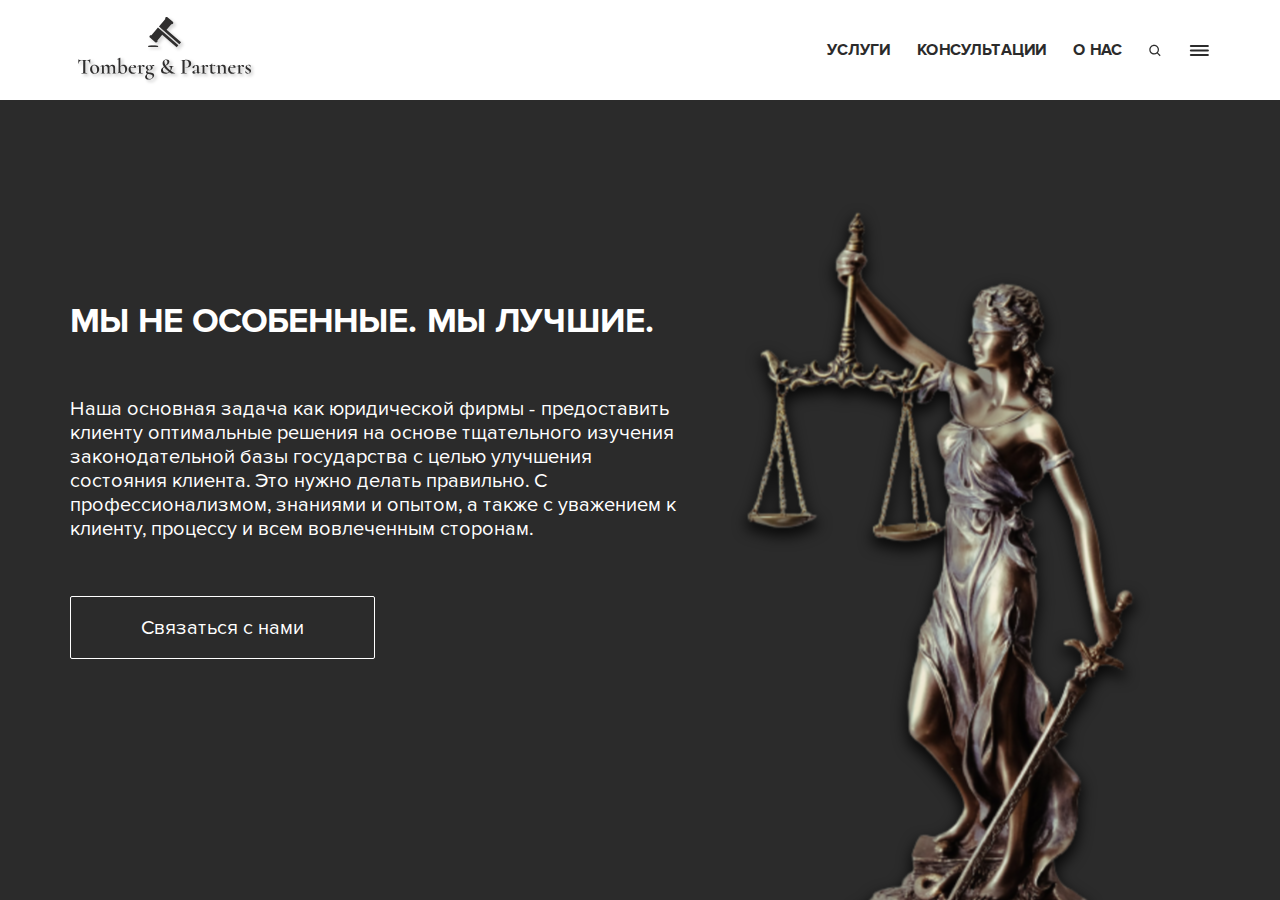
<file: index.html>
<!DOCTYPE html>
<html lang="en">

<head>
  <meta charset="UTF-8">
  <meta http-equiv="X-UA-Compatible" content="IE=edge">
  <meta name="viewport" content="width=device-width, initial-scale=1.0">
  <link rel="stylesheet" href="css/main.css">
  <title>Tomberg & Partners</title>
</head>

<body>
  <div id="wrapper">
    <header id="header">
      <div class="container">
        <div class="content">
          <a href="/" class="logo_tomberg">
            <img src="img/logo_tomberg.svg" alt="Tomberg" class="logo_desktop">
            <img src="img/logo_tomberg_mobile.svg" alt="Tomberg" class="logo_mobile">
          </a>
          <nav id="top_menu">
            <ul>
              <li><a href="#">Услуги</a></li>
              <li><a href="#">Консультации</a></li>
              <li><a href="#">О нас</a></li>
              <li><a href="#" class="search_btn"></a></li>
              <li><a href="#" class="menu_btn"></a></li>
            </ul>
          </nav>
        </div>

        <div class="search_bar hidden">
          <button class="search"></button>
          <input type="text" name="search" class="search_input" placeholder="Найти услугу">
          <div class="search_close"></div>
        </div>
      </div>
    </header>
    <section id="main">
      <div class="container">
        <div class="content">
          <h1 class="page_title">Мы не особенные. Мы лучшие.</h1>
          <p class="main_text">Наша основная задача как юридической фирмы - предоставить клиенту оптимальные решения на основе тщательного изучения законодательной базы государства с целью улучшения состояния клиента. Это нужно делать правильно. С профессионализмом, знаниями и опытом, а также с уважением к клиенту, процессу и всем вовлеченным сторонам.</p>
          <button class="contact_us">Связаться с нами</button>
        </div>
      </div>
    </section>
    <section id="offer_section">
      <div class="container">
        <div class="section_title">
          <h2 class="title">Мы предлагаем</h2>
          <hr>
        </div>
        <div class="offers">
          <div class="offer">
            <img src="img/offer_1.png" alt="Offer Tomberg" class="offer_img">
            <h3 class="offer_title">Корпоративные услуги</h3>
            <p class="offer_text">Регистрация компаний, налоговые услуги</p>
          </div>
          <div class="offer">
            <img src="img/offer_2.svg" alt="Offer Tomberg" class="offer_img">
            <h3 class="offer_title">Лицензирование деятельности</h3>
            <p class="offer_text">Форекс, Гемблинг, EMI, Инвестиционная лицензия, криптолицензия.</p>
          </div>
          <div class="offer">
            <img src="img/offer_3.svg" alt="Offer Tomberg" class="offer_img">
            <h3 class="offer_title">Анонимность</h3>
            <p class="offer_text">Разговор с Вами останется конфиденциальным</p>
          </div>
          <div class="offer">
            <img src="img/offer_4.svg" alt="Offer Tomberg" class="offer_img">
            <h3 class="offer_title">Банковский счет</h3>
            <p class="offer_text">Готовые банковские решения в Европе, Азии, Америке, Англии и оффшорных банках.</p>
          </div>
          <div class="offer">
            <img src="img/offer_5.svg" alt="Offer Tomberg" class="offer_img">
            <h3 class="offer_title">Консультации</h3>
            <p class="offer_text">Организация присутствия компании, крипто консультации, Виртуальный офис.</p>
          </div>
          <div class="offer">
            <img src="img/offer_6.svg" alt="Offer Tomberg" class="offer_img">
            <h3 class="offer_title">Быстрые решения</h3>
            <p class="offer_text">Обратная связь в течение одного рабочего дня с предоставлением самого оптимального
              решения</p>
          </div>
        </div>
      </div>
    </section>
    <section id="search_section">
      <div class="container">
        <div class="search_text">
          <div class="search_icon"></div>
          <input type="text" name="search" class="search_input" placeholder="Найти услугу">
        </div>
        <div class="search_select">
          <div class="select_block">

            <div class="select_box" id="offer_select">
              <div class="select_header" onclick="select(this)">
                <div class="select_current">Услуга</div>
                <div class="select_icon"></div>
              </div>
              <div class="select_body">
                <div class="select_item">Получение лицензии</div>
                <div class="select_item">Регистрация компаний</div>
                <div class="select_item">Банковские счета</div>
                <div class="select_item">Консультации</div>
              </div>
            </div>

            <div class="select_box" id="category_select">
              <div class="select_header" onclick="select(this)">
                <div class="select_current">Юрисдикция</div>
                <div class="select_icon"></div>
              </div>
              <div class="select_body">
                <div class="select_item">Юрисдикция 1</div>
                <div class="select_item">Юрисдикция 2</div>
                <div class="select_item">Юрисдикция 3</div>
                <div class="select_item">Юрисдикция 4</div>
                <div class="select_item">Юрисдикция 5</div>
              </div>
            </div>

          </div>
          <button type="button" class="search_btn">
            <span>Поиск</span>
          </button>
        </div>
      </div>
    </section>
    <section id="about_us_section">
      <div class="container">
        <div class="section_title">
          <h2 class="title">О нас</h2>
          <hr>
        </div>
        <div class="content">
          <div class="company_name"></div>
          <div class="about_text">Международная консалтинговая компания, занимающая лидирующие позиции на рынке услуг по регистрации компаний и открытию счетов за рубежом. Мы предоставляем услуги в области международного и налогового планирования, аудита, права, а так же в сфере инновационных финансовых технологий. Наши специалисты, исходя из ваших целей и бизнес задач, готовы предложить комплексный пакет услуг для широкого спектра деятельности. На сегодняшний день наша команда насчитывает более 15 сотрудников разного профиля. Мы осуществляем свою деятельность по всему миру, филиалы компании находятся в ряде европейских стран, с главным офисом в г. Таллин (Эстония).</div>
        </div>
      </div>
    </section>
    <footer id="footer">
      <div class="container">
        <div class="content">
          <div class="footer_logo"></div>
          <nav class="footer_menu">
            <ul>
              <li><a href="#">О нас</a></li>
              <li><a href="#">Контакты</a></li>
              <li><a href="#">Privacy policy</a></li>
              <li><a href="#">Terms and conditions</a></li>
            </ul>
          </nav>
          <div class="social_media">
            <ul>
              <li><a href="https://twitter.com/" class="twitter" target="_blank"></a></li>
              <li><a href="https://www.linkedin.cn/" class="linkedin" target="_blank"></a></li>
              <li><a href="https://www.facebook.com/" class="facebook" target="_blank"></a></li>
            </ul>
          </div>
          <div class="contacts">
            <p>Status Symbol OÜ</p>
            <p>Reg nr 14922826</p>
            <p>Harju maakond, Tallinn, Kesklinna linnaosa, Maakri tn 19, 10145</p>
          </div>
        </div>
      </div>
      <div class="copyright">&copy; 2021 Tomberg & partners</div>
    </footer>

    <div class="side_menu">
      <div class="content">
        <div class="menu_top">
          <a href="/" class="mobile_logo">
            <img src="img/logo_tomberg_mobile.svg" alt="Tomberg & Partners">
          </a>
          <div class="control_btns">
            <a href="#" class="search_icon"></a>
            <div class="close_btn"></div>
          </div>
        </div>
        <ul class="menu">
          <li>
            <a href="#" class="services">Услуги</a>
            <ul class="services_menu menu hidden">
              <li><a href="#" class="list">Учерждение Компаний</a>
                <ul class="mobile_sub_menu">
                  <li><a href="#">Европейские Компании</a></li>
                  <li><a href="#">Американские Компании</a></li>
                  <li><a href="#">Северная Америка</a></li>
                  <li><a href="#">Южная Америка</a></li>
                  <li><a href="#">Африканские Компании</a></li>
                  <li><a href="#">Азиатские Компании</a></li>
                  <li><a href="#">Низконалоговые Зоны</a></li>
                </ul>
              </li>
              <li><a href="#" class="list">Получение Лицензий</a>
                <ul class="mobile_sub_menu">
                  <li><a href="#">Форекс</a></li>
                  <li><a href="#">Гемблинг</a></li>
                  <li><a href="#">Криптолицензия</a></li>
                  <li><a href="#">EMI</a></li>
                  <li><a href="#">Инвестиционная Лицензия</a></li>
                </ul>
              </li>
              <li><a href="#">Банковские Счета</a></li>
            </ul>
          </li>
          <li><a href="#" class="consult">Консультации</a>
            <ul class="consult_menu menu hidden">
              <li><a href="#">Налоговые Консультации И Оптимизация</a></li>
              <li><a href="#">Организация Присутствия Компании</a></li>
              <li><a href="#">Составление Международных Контрактов</a></li>
              <li><a href="#">Крипто Консультации</a></li>
              <li><a href="#">Виртуальный Офис Зарубежом</a></li>
            </ul>
          </li>
          <li><a href="#">О нас</a></li>
          <li><a href="#">Контакты</a></li>
        </ul>
        <div class="social_media">
          <ul>
            <li><a href="https://twitter.com/" class="twitter" target="_blank"></a></li>
            <li><a href="https://www.linkedin.cn/" class="linkedin" target="_blank"></a></li>
            <li><a href="https://www.facebook.com/" class="facebook" target="_blank"></a></li>
          </ul>
        </div>
      </div>
    </div>

    <div class="sub_menu">
      <div class="content">
        <ul class="services_menu menu hidden">
          <li><a href="#" class="list">Учерждение Компаний</a>
            <ul>
              <li><a href="#">Европейские Компании</a></li>
              <li><a href="#">Американские Компании</a></li>
              <li><a href="#">Северная Америка</a></li>
              <li><a href="#">Южная Америка</a></li>
              <li><a href="#">Африканские Компании</a></li>
              <li><a href="#">Азиатские Компании</a></li>
              <li><a href="#">Низконалоговые Зоны</a></li>
            </ul>
          </li>
          <li><a href="#" class="list">Получение Лицензий</a>
            <ul>
              <li><a href="#">Форекс</a></li>
              <li><a href="#">Гемблинг</a></li>
              <li><a href="#">Криптолицензия</a></li>
              <li><a href="#">EMI</a></li>
              <li><a href="#">Инвестиционная Лицензия</a></li>
            </ul>
          </li>
          <li><a href="#">Банковские Счета</a></li>
        </ul>

        <ul class="consult_menu menu hidden">
          <li><a href="#">Налоговые Консультации И Оптимизация</a></li>
          <li><a href="#">Организация Присутствия Компании</a></li>
          <li><a href="#">Составление Международных Контрактов</a></li>
          <li><a href="#">Крипто Консультации</a></li>
          <li><a href="#">Виртуальный Офис Зарубежом</a></li>
        </ul>
      </div>
    </div>

  </div>
  <script>
    // Custom selectbox
    function select(elem) {
      let active = document.querySelectorAll('.active');
      active.forEach(elem => elem.classList.remove('active'));
      let selectItem = [...elem.nextElementSibling.children];

      elem.addEventListener('click', e => e.target.closest('.select_box').classList.toggle('active'));

      selectItem.forEach(item => item.addEventListener('click', e => {
        const text = e.target.innerText;
        const select = e.target.closest('.select_box');
        const currentText = select.querySelector('.select_current');
        currentText.innerText = text;
        select.classList.remove('active');
      }));
    }

    // Header search
    const searchBar = document.querySelector('.search_bar');
    const headerContent = document.querySelector('#header .content');
    const searchBtn = document.querySelector('.search_btn');
    const searchClose = document.querySelector('.search_close');
    searchBtn.addEventListener('click', e => {
      e.preventDefault();
      headerContent.classList.add('hidden');
      searchBar.classList.remove('hidden');
      searchBar.classList.add('show');
    });
    searchClose.addEventListener('click', () => {
      searchBar.classList.add('hidden');
      searchBar.classList.remove('show');
      headerContent.classList.remove('hidden');
    });

    const menuBtn = document.querySelector('.menu_btn');
    const sideMenu = document.querySelector('.side_menu');
    const closeBtn = document.querySelector('.side_menu .close_btn');
    menuBtn.addEventListener('click', () => {
      document.getElementById('wrapper').classList.add('menu_active');
      sideMenu.classList.remove('hide');
      sideMenu.classList.add('show_menu');
    });
    // Menu close
    closeBtn.addEventListener('click', () => {
      document.getElementById('wrapper').classList.remove('menu_active');
      sideMenu.classList.remove('show_menu');
      sideMenu.classList.add('hide');
      document.querySelector('.sub_menu').classList.remove('show_sub_menu');
      const activeLink = document.querySelector('.active_link');
      if (activeLink) activeLink.classList.remove('active_link');
    });

    // Left menu show
    const services = document.querySelector('.services');
    const servicesMenu = document.querySelectorAll('.services_menu');
    const consult = document.querySelector('.consult');
    const consultMenu = document.querySelectorAll('.consult_menu');
    document.querySelector('.services').addEventListener('click', e => {
      e.preventDefault();
      consult.classList.remove('active_link');
      e.target.classList.add('active_link');
      consultMenu.forEach(el => el.classList.add('hidden'));
      servicesMenu.forEach(el => el.classList.remove('hidden'));
      document.querySelector('.sub_menu').classList.add('show_sub_menu');
    });
    document.querySelector('.consult').addEventListener('click', e => {
      e.preventDefault();
      services.classList.remove('active_link');
      e.target.classList.add('active_link');
      if (!e.target.nextElementSibling.classList.contains('hidden')) {
        e.target.nextElementSibling.classList.add('hidden');
      }
      servicesMenu.forEach(el => el.classList.add('hidden'));
      consultMenu.forEach(el => el.classList.remove('hidden'));
      document.querySelector('.sub_menu').classList.add('show_sub_menu');
    })

    // SubMenu
    document.querySelectorAll('.menu .list').forEach(el => {
      el.addEventListener('click', (e) => {
        e.preventDefault();
        const link = e.target;
        const list = link.nextElementSibling;
        if (!link.classList.contains('active')) {
          link.classList.add('active');
          list.style.height = 'auto';
          let height = list.clientHeight + 'px';
          list.style.height = '0px';
          setTimeout(() => list.style.height = height, 0);
        } else {
          list.style.height = '0px';
          list.addEventListener('transitionend', () => {
            link.classList.remove('active');
          }, {once: true});
          link.classList.remove('active');
        }
      });
    });

    // if (window.innerWidth <= 767) {
    //   alert('no');

    // } else alert('no way');
    // window.addEventListener('resize', (e) => {
      // console.log(window.innerWidth); });
    // if (window.)
  </script>
</body>
</html>
</file>
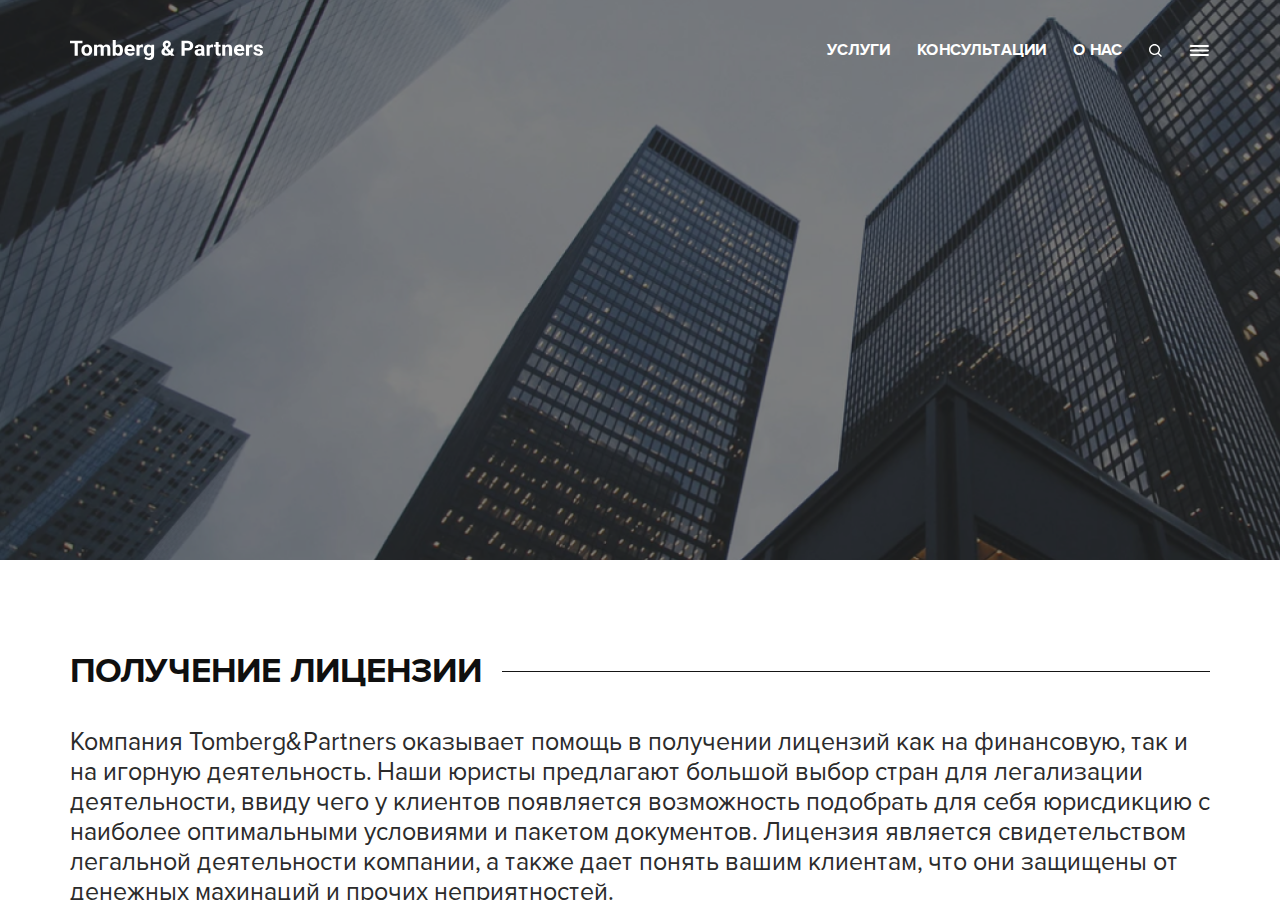
<file: license.html>
<!DOCTYPE html>
<html lang="en">

<head>
  <meta charset="UTF-8">
  <meta http-equiv="X-UA-Compatible" content="IE=edge">
  <meta name="viewport" content="width=device-width, initial-scale=1.0">
  <link rel="stylesheet" href="css/license.css">
  <title>Tomberg & Partners</title>
</head>

<body>
  <div id="wrapper">
    <header id="header">
      <div class="container">
        <div class="content">
          <a href="/" class="logo_tomberg">
            <img src="img/tomberg_&_partners_white.svg" alt="Tomberg" class="logo_desktop">
          </a>
          <nav id="top_menu">
            <ul>
              <li><a href="#">Услуги</a></li>
              <li><a href="#">Консультации</a></li>
              <li><a href="#">О нас</a></li>
              <li><a href="#" class="search_btn"></a></li>
              <li><a href="#" class="menu_btn"></a></li>
            </ul>
          </nav>
        </div>

        <div class="search_bar hidden">
          <button class="search"></button>
          <input type="text" name="search" class="search_input" placeholder="Найти услугу">
          <div class="search_close"></div>
        </div>
      </div>
    </header>

    <section id="text_section">
      <div class="container">
        <div class="content">
          <div class="section_title">
            <h1 class="title">Получение лицензии</h1>
            <hr>
          </div>
          <p>Компания Tomberg&Partners оказывает помощь в получении лицензий как на финансовую, так и на игорную деятельность. Наши юристы предлагают большой выбор стран для легализации деятельности, ввиду чего у клиентов появляется возможность подобрать для себя юрисдикцию с наиболее оптимальными условиями и пакетом документов. Лицензия является свидетельством легальной деятельности компании, а также дает понять вашим клиентам, что они защищены от денежных махинаций и прочих неприятностей.</p>
        </div>
      </div>
    </section>

    <section id="license_type_section">
      <div class="container">
        <div class="content">
          <div class="section_title">
            <h2 class="title">Выберите тип лицензии</h2>
            <hr>
          </div>
          <div class="license_types">
            <div class="tab_content">
              <div id="forex">
                <ul>
                  <li><img src="img/countries/belize.png" alt="Белиз">Белиз</li>
                  <li><img src="img/countries/vanuatu.png" alt="Вануату">Вануату</li>
                  <li><img src="img/countries/cyprus.png" alt="Кипр">Кипр</li>
                  <li><img src="img/countries/latvia.png" alt="Латвия">Латвия</li>
                  <li><img src="img/countries/estonia.png" alt="Эстония">Эстония</li>
                </ul>
              </div>
              <div id="gembling">
                <ul>
                  <li><img src="img/countries/costa_rica.png" alt="Коста-Рика">Коста-Рика</li>
                  <li><img src="img/countries/antigua.png" alt="Антигуа">Антигуа</li>
                  <li><img src="img/countries/antilles.png" alt="Антильские острова">Антильские острова</li>
                  <li><img src="img/countries/gibraltar.png" alt="Гибралтар">Гибралтар</li>
                  <li><img src="img/countries/kahnawake.png" alt="Кахнавака">Кахнавака</li>
                  <li><img src="img/countries/curacao.png" alt="Кюрасао">Кюрасао</li>
                  <li><img src="img/countries/malta.png" alt="Мальта">Мальта</li>
                  <li><img src="img/countries/man.png" alt="Мэн">Мэн</li>
                  <li><img src="img/countries/panama.png" alt="Панама">Панама</li>
                  <li><img src="img/countries/estonia.png" alt="Эстония">Эстония</li>
                </ul>
              </div>
              <div id="cryptolicense">
                <ul>
                  <li>США</li>
                  <li>Великобритания</li>
                  <li>Монако</li>
                  <li>Эквадор</li>
                  <li>Кипр</li>
                  <li>Япония</li>
                </ul>
              </div>
              <div id="emi">
                <ul>
                  <li>Греция</li>
                  <li>Грузия</li>
                  <li>Дания</li>
                  <li>Ирландия</li>
                  <li>Исландия</li>
                  <li>Польша</li>
                  <li>Италия</li>
                </ul>
              </div>
              <div id="investlicense">
                <ul>
                  <li>Белиз</li>
                  <li>Гибралтар</li>
                  <li>Кипр</li>
                  <li>Латвия</li>
                  <li>Эстония</li>
                </ul>
              </div>

              <div class="tab_links">
                <a href="#forex">Форекс</a>
                <a href="#gembling">Гемблинг</a>
                <a href="#cryptolicense">Криптолицензия</a>
                <a href="#emi">EMI</a>
                <a href="#investlicense">Инвестиционная лицензия</a>
              </div>
            </div>

          </div>
        </div>
      </div>
    </section>

    <section id="contact_us_section">
      <div class="container">
        <div class="content">
          <div class="contact_form">

            <div class="section_title">
              <h2 class="title">Свяжитесь с нами</h2>
              <hr>
            </div>
            <form action="/" method="POST">
              <label for="name">Ваше имя</label>
              <input type="text" name="name" placeholder="Введите ваше имя" id="name">
              <label for="service_type">Тип услуги</label>
              <select name="service_type" id="service_type">
                <option value="0">Выберите тип услуги</option>
                <option value="1">Услуга 1</option>
                <option value="2">Услуга 2</option>
                <option value="3">Услуга 3</option>
              </select>
              <label for="comment">Краткий комментарий</label>
              <textarea name="comment" id="comment" cols="30" rows="10" placeholder="Введите текст здесь"></textarea>

              <div class="send_btns">
                <button class="telegram">Отправить в Telegram</button>
                <button class="viber">Отправить в Viber</button>
                <button class="whatsapp">Отправить в WhatsApp</button>
                <button class="email">Отправить Email</button>
              </div>
            </form>

          </div>

          <div class="contacts">
            <ul>
              <li>@tombergpartners</li>
              <li>+3 444 555 66 778</li>
              <li>tombergpartners@eu.com</li>
              <li>+3 444 555 66 778</li>
            </ul>
          </div>

        </div>
      </div>
    </section>

    <footer id="footer">
      <div class="container">
        <div class="content">
          <div class="footer_logo"></div>
          <nav class="footer_menu">
            <ul>
              <li><a href="#">О нас</a></li>
              <li><a href="#">Контакты</a></li>
              <li><a href="#">Privacy policy</a></li>
              <li><a href="#">Terms and conditions</a></li>
            </ul>
          </nav>
          <div class="social_media">
            <ul>
              <li><a href="https://twitter.com/" class="twitter" target="_blank"></a></li>
              <li><a href="https://www.linkedin.cn/" class="linkedin" target="_blank"></a></li>
              <li><a href="https://www.facebook.com/" class="facebook" target="_blank"></a></li>
            </ul>
          </div>
          <div class="contacts">
            <p>Status Symbol OÜ</p>
            <p>Reg nr 14922826</p>
            <p>Harju maakond, Tallinn, Kesklinna linnaosa, Maakri tn 19, 10145</p>
          </div>
        </div>
      </div>
      <div class="copyright">&copy; 2021 Tomberg & partners</div>
    </footer>
  </div>
</body>
</html>
</file>
<file: css/main.css>
@font-face{font-family:'ProximaNova';font-style:normal;font-weight:400;src:url("../fonts/ProximaNova-Regular.eot");src:local("Lato"),url("../fonts/ProximaNova-Regular.eot?#iefix") format("embedded-opentype"),url("../fonts/ProximaNova-Regular.woff2") format("woff2"),url("../fonts/ProximaNova-Regular.woff") format("woff"),url("../fonts/ProximaNova-Regular.ttf") format("truetype");font-display:swap}@font-face{font-family:'ProximaNova';font-style:normal;font-weight:600;src:url("../fonts/ProximaNova-Semibold.eot");src:local("Lato"),url("../fonts/ProximaNova-Semibold.eot?#iefix") format("embedded-opentype"),url("../fonts/ProximaNova-Semibold.woff2") format("woff2"),url("../fonts/ProximaNova-Semibold.woff") format("woff"),url("../fonts/ProximaNova-Semibold.ttf") format("truetype");font-display:swap}@font-face{font-family:'ProximaNova';font-style:normal;font-weight:700;src:url("../fonts/ProximaNova-Bold.eot");src:local("Lato"),url("../fonts/ProximaNova-Bold.eot?#iefix") format("embedded-opentype"),url("../fonts/ProximaNova-Bold.woff2") format("woff2"),url("../fonts/ProximaNova-Bold.woff") format("woff"),url("../fonts/ProximaNova-Bold.ttf") format("truetype");font-display:swap}*{margin:0;padding:0;border:none;outline:none;-webkit-box-sizing:border-box;box-sizing:border-box}ul,li{list-style-type:none}a{text-decoration:none}html,body{height:100%;font-family:'ProximaNova'}.hidden{display:none !important}@-webkit-keyframes show{from{-webkit-transform:translateX(120%);transform:translateX(120%)}to{-webkit-transform:translateX(0);transform:translateX(0)}}@keyframes show{from{-webkit-transform:translateX(120%);transform:translateX(120%)}to{-webkit-transform:translateX(0);transform:translateX(0)}}@-webkit-keyframes hide{from{-webkit-transform:translateX(0);transform:translateX(0)}to{-webkit-transform:translateX(120%);transform:translateX(120%)}}@keyframes hide{from{-webkit-transform:translateX(0);transform:translateX(0)}to{-webkit-transform:translateX(120%);transform:translateX(120%)}}@-webkit-keyframes show_menu{from{-webkit-transform:translateX(120%);transform:translateX(120%)}to{-webkit-transform:translateX(0);transform:translateX(0)}}@keyframes show_menu{from{-webkit-transform:translateX(120%);transform:translateX(120%)}to{-webkit-transform:translateX(0);transform:translateX(0)}}@-webkit-keyframes show_sub_menu{from{-webkit-transform:translateX(-120%);transform:translateX(-120%)}to{-webkit-transform:translateX(0);transform:translateX(0)}}@keyframes show_sub_menu{from{-webkit-transform:translateX(-120%);transform:translateX(-120%)}to{-webkit-transform:translateX(0);transform:translateX(0)}}#wrapper{width:100%;height:100%;position:relative;overflow-x:hidden}#wrapper.menu_active::after{position:absolute;top:0;left:0;content:'';display:block;width:100%;height:100%;background:#000;opacity:0.6;z-index:10}#header{width:100%;height:100px;background:#fff;position:relative;z-index:100}#header .container{margin:auto;max-width:1140px;width:100%;height:100%;display:-webkit-box;display:-ms-flexbox;display:flex;-webkit-box-pack:justify;-ms-flex-pack:justify;justify-content:space-between;-webkit-box-align:center;-ms-flex-align:center;align-items:center;position:relative;overflow-x:hidden}#header .content{display:-webkit-box;display:-ms-flexbox;display:flex;-webkit-box-pack:justify;-ms-flex-pack:justify;justify-content:space-between;-webkit-box-align:center;-ms-flex-align:center;align-items:center;width:100%}#header .content .logo_tomberg{display:block;width:193px;height:70px}#header .content .logo_tomberg>img{width:100%;height:100%}#header .content .logo_tomberg>img.logo_desktop{display:block}#header .content .logo_tomberg>img.logo_mobile{display:none}#header .content #top_menu{height:100%}#header .content #top_menu ul{display:-webkit-box;display:-ms-flexbox;display:flex;-webkit-box-align:center;-ms-flex-align:center;align-items:center;height:100%}#header .content #top_menu ul li{margin-right:27px}#header .content #top_menu ul li:last-child{margin-right:0}#header .content #top_menu ul li a{text-transform:uppercase;font:bold 16px 'ProximaNova', sans-serif;color:#2b2b2b}#header .content #top_menu ul li a.menu_btn{width:21px;height:13px;display:block;background-image:url("../img/icon_menu.svg");background-repeat:no-repeat;background-size:contain}#header .content #top_menu ul li a.search_btn{width:13px;height:13px;display:block;background-image:url("../img/icon_search.svg");background-repeat:no-repeat;background-size:contain}#header .search_bar{display:-webkit-box;display:-ms-flexbox;display:flex;-webkit-box-align:center;-ms-flex-align:center;align-items:center;width:100%;position:absolute;-webkit-transform:translateX(120%);transform:translateX(120%)}#header .search_bar.show{-webkit-animation:show 0.7s ease-in-out forwards;animation:show 0.7s ease-in-out forwards}#header .search_bar .search{background-image:url("../img/icon_search.svg");background-repeat:no-repeat;background-size:contain;background-color:transparent;width:31px;height:31px;margin-right:25px;cursor:pointer;-webkit-box-flex:0;-ms-flex-positive:0;flex-grow:0;-ms-flex-negative:0;flex-shrink:0}#header .search_bar .search_input{width:calc(100% - 152px);border:none;border-bottom:1px solid #000;padding-bottom:2px;text-transform:uppercase;color:#2b2b2b;font:400 25px 'ProximaNova', sans-serif;opacity:0.5}#header .search_bar .search_close{-webkit-box-flex:0;-ms-flex-positive:0;flex-grow:0;-ms-flex-negative:0;flex-shrink:0;width:21px;height:21px;background-image:url("../img/icon_close.svg");background-repeat:no-repeat;background-size:contain;margin-left:35px;cursor:pointer}#main{width:100%;background-color:#2b2b2b;position:relative}#main::before{content:'';display:block;background-image:url("../img/statue.svg");background-repeat:no-repeat;background-size:contain;position:absolute;width:600px;height:900px;right:0;bottom:0;z-index:30}#main .container{padding:200px 0 300px;max-width:1140px;width:100%;margin:auto}#main .content{max-width:620px;width:100%}#main .content .page_title{font:bold 35px 'ProximaNova', sans-serif;margin-bottom:55px;text-transform:uppercase;color:#fff}#main .content .main_text{font:400 20px 'ProximaNova', sans-serif;margin-bottom:55px;color:#fff}#main .content .contact_us{width:305px;height:63px;text-align:center;background:#2b2b2b;color:#fff;font:400 20px 'ProximaNova', sans-serif;line-height:63px;border:1px solid #fff;border-radius:2px;-webkit-transition:all 0.3s ease;transition:all 0.3s ease}#main .content .contact_us:hover{color:#2b2b2b;background:#fff}#offer_section{width:100%;background:#fff}#offer_section .container{padding:66px 0 120px;margin:auto;max-width:1140px;width:100%}#offer_section .section_title{margin-bottom:60px;display:-webkit-box;display:-ms-flexbox;display:flex;-webkit-box-align:center;-ms-flex-align:center;align-items:center}#offer_section .section_title .title{font:bold 20px 'ProximaNova', sans-serif;text-transform:uppercase;color:#0f0f0f;white-space:nowrap}#offer_section .section_title hr{display:block;height:1px;width:100%;margin-left:15px;background:#000}#offer_section .offers{display:-webkit-box;display:-ms-flexbox;display:flex;-webkit-box-pack:justify;-ms-flex-pack:justify;justify-content:space-between;-ms-flex-wrap:wrap;flex-wrap:wrap}#offer_section .offers .offer{width:360px;padding:30px 15px;background:#151515;text-align:center;margin-bottom:30px}#offer_section .offers .offer .offer_img{margin-bottom:30px}#offer_section .offers .offer .offer_title{color:#fff;font:bold 20px 'ProximaNova', sans-serif;margin-bottom:16px}#offer_section .offers .offer .offer_text{color:#fff;font:400 20px 'ProximaNova', sans-serif;opacity:0.75}#search_section{width:100%;position:relative}#search_section::before{content:'';display:block;background-image:url("../img/bg_search.png");background-repeat:no-repeat;background-size:cover;background-position:center;position:absolute;z-index:1;width:100%;height:100%;top:0}#search_section::after{content:'';display:block;background-color:#151515;opacity:0.9;width:100%;height:100%;position:absolute;z-index:5;top:0}#search_section .container{max-width:1140px;width:100%;margin:auto;position:relative;z-index:10;padding:210px 0 300px}#search_section .search_text{display:-webkit-box;display:-ms-flexbox;display:flex;margin-bottom:60px}#search_section .search_text .search_icon{width:60px;height:60px;background-image:url("../img/icon_search_white.svg");background-repeat:no-repeat;background-size:contain;margin-right:40px}#search_section .search_text .search_input{width:100%;border-bottom:1px solid rgba(255,255,255,0.75);background:transparent;color:#fff;text-transform:uppercase;font:bold 35px 'ProximaNova', sans-serif}#search_section .search_select{display:-webkit-box;display:-ms-flexbox;display:flex;-webkit-box-orient:horizontal;-webkit-box-direction:normal;-ms-flex-direction:row;flex-direction:row;width:100%;height:68px}#search_section .search_select .select_block{display:-webkit-box;display:-ms-flexbox;display:flex;border:2px solid #fff;max-width:800px;width:100%}#search_section .search_select .select_box{position:relative;max-width:400px;width:50%}#search_section .search_select .select_box .select_header{display:-webkit-box;display:-ms-flexbox;display:flex;color:#fff;cursor:pointer;-webkit-box-align:center;-ms-flex-align:center;align-items:center;height:64px;padding-right:60px}#search_section .search_select .select_box .select_header .select_current{font:600 20px 'ProximaNova', sans-serif;margin-left:60px;padding-bottom:2px;width:100%;border-bottom:1px solid #fff}#search_section .search_select .select_box .select_header .select_icon{width:13px;height:8px;background-image:url("../img/arrow_down.svg");background-repeat:no-repeat;background-size:contain;margin-left:25px}#search_section .search_select .select_box .select_body{display:none;border:2px solid #fff;position:absolute;z-index:50;left:0;right:0;top:calc(100% + 16px);max-width:360px;width:100%;padding:10px 0}#search_section .search_select .select_box .select_body .select_item{padding-left:60px;height:44px;font:600 20px 'ProximaNova', sans-serif;line-height:44px;cursor:pointer;background:transparent;color:#fff;-webkit-transition:all 0.2s ease;transition:all 0.2s ease}#search_section .search_select .select_box .select_body .select_item:hover{background:#fff;color:#000}#search_section .search_select .select_box.active .select_body{display:block}#search_section .search_select .search_btn{background-color:#fff;width:360px;display:block;height:68px;cursor:pointer}#search_section .search_select .search_btn span{color:#2b2b2b;font:600 20px 'ProximaNova', sans-serif;line-height:68px;display:inline-block}#search_section .search_select .search_btn::before{content:'';display:inline-block;background-image:url("../img/icon_search.svg");background-repeat:no-repeat;background-size:contain;width:24px;height:24px;margin-right:10px;position:relative;top:4px}#about_us_section{width:100%;background:#fff}#about_us_section .container{margin:auto;max-width:1140px;width:100%;padding:100px 0 195px}#about_us_section .section_title{margin-bottom:50px;display:-webkit-box;display:-ms-flexbox;display:flex;-webkit-box-align:center;-ms-flex-align:center;align-items:center}#about_us_section .section_title .title{font:bold 20px 'ProximaNova', sans-serif;text-transform:uppercase;color:#0f0f0f;white-space:nowrap}#about_us_section .section_title hr{width:100%;height:1px;background:#000;margin-left:15px}#about_us_section .content{display:-webkit-box;display:-ms-flexbox;display:flex;-webkit-box-pack:justify;-ms-flex-pack:justify;justify-content:space-between}#about_us_section .company_name{-webkit-box-flex:0;-ms-flex:0 1 45%;flex:0 1 45%;height:49px;background-image:url("../img/tomberg_&_partners.svg");background-repeat:no-repeat;background-size:contain}#about_us_section .about_text{font:400 20px 'ProximaNova', sans-serif;color:#000;-webkit-box-flex:0;-ms-flex:0 1 52%;flex:0 1 52%}#footer{width:100%;background:#151515;position:relative}#footer .container{padding:105px 0 33px;max-width:1140px;width:100%;margin:auto}#footer .content{display:-webkit-box;display:-ms-flexbox;display:flex;-webkit-box-orient:vertical;-webkit-box-direction:normal;-ms-flex-direction:column;flex-direction:column;-webkit-box-align:center;-ms-flex-align:center;align-items:center}#footer .footer_logo{width:407px;height:43px;background-image:url("../img/tomberg_&_partners_white.svg");background-repeat:no-repeat;background-size:contain}#footer .footer_menu{margin-top:80px;width:100%}#footer .footer_menu ul{display:-webkit-box;display:-ms-flexbox;display:flex;-ms-flex-pack:distribute;justify-content:space-around}#footer .footer_menu ul li a{font:bold 25px 'ProximaNova', sans-serif;text-transform:uppercase;color:#fff}#footer .social_media{margin-top:80px}#footer .social_media ul{display:-webkit-box;display:-ms-flexbox;display:flex}#footer .social_media ul li{width:25px;height:25px;margin-left:12px}#footer .social_media ul li:first-child{margin-left:0}#footer .social_media ul li a{display:block;width:100%;height:100%;background-repeat:no-repeat;background-size:contain}#footer .social_media ul li a.twitter{background-image:url("../img/twitter.svg")}#footer .social_media ul li a.linkedin{background-image:url("../img/linkedin.svg")}#footer .social_media ul li a.facebook{background-image:url("../img/facebook.svg")}#footer .contacts{margin-top:80px;text-align:center}#footer .contacts p{color:#fff;text-transform:uppercase;font:bold 16px 'ProximaNova', sans-serif}#footer .copyright{position:absolute;bottom:33px;right:88px;font:400 14px 'ProximaNova', sans-serif;text-transform:uppercase;color:#fff;opacity:0.6}.side_menu{width:50vw;height:100%;position:fixed;right:0;top:0;z-index:150;-webkit-transform:translateX(120%);transform:translateX(120%)}.side_menu.show_menu{-webkit-animation:show_menu 0.7s ease forwards;animation:show_menu 0.7s ease forwards}.side_menu::after{position:absolute;z-index:1;width:100%;top:0;right:0;height:100%;background:#fff;opacity:0.93;display:block;content:''}.side_menu .content{width:570px;height:100%;position:absolute;left:0;top:0}.side_menu .content .menu_top{display:-webkit-box;display:-ms-flexbox;display:flex;-webkit-box-pack:end;-ms-flex-pack:end;justify-content:flex-end;margin-top:40px;position:relative;z-index:100}.side_menu .content .menu_top .mobile_logo{display:none}.side_menu .content .menu_top .control_btns{display:-webkit-box;display:-ms-flexbox;display:flex}.side_menu .content .menu_top .search_icon{width:21px;height:21px;display:block;background-image:url("../img/icon_search.svg");background-repeat:no-repeat;background-size:contain}.side_menu .content .menu_top .close_btn{width:21px;height:21px;display:block;background-image:url("../img/icon_close.svg");background-repeat:no-repeat;background-size:contain;cursor:pointer;margin-left:70px}.side_menu .content>.menu{margin-top:20%;display:-webkit-box;display:-ms-flexbox;display:flex;-webkit-box-orient:vertical;-webkit-box-direction:normal;-ms-flex-direction:column;flex-direction:column;-webkit-box-align:end;-ms-flex-align:end;align-items:flex-end;margin-right:100px;position:relative;z-index:100}.side_menu .content>.menu>li{margin-bottom:12px}.side_menu .content>.menu>li>a{color:#2b2b2b;text-transform:uppercase;font:400 35px 'ProximaNova', sans-serif}.side_menu .content>.menu>li>a.active_link{font-weight:bold}.side_menu .content>.menu>li .menu{display:none}.side_menu .content>.menu>li:first-child>a,.side_menu .content>.menu>li:nth-child(2)>a{display:-webkit-box;display:-ms-flexbox;display:flex;-webkit-box-align:center;-ms-flex-align:center;align-items:center}.side_menu .content>.menu>li:first-child>a::before,.side_menu .content>.menu>li:nth-child(2)>a::before{content:'';display:block;margin-right:12px;background-image:url("../img/arrow_left.svg");background-repeat:no-repeat;background-size:contain;width:12px;height:13px}.side_menu .content .social_media{position:absolute;right:100px;bottom:80px;z-index:100}.side_menu .content .social_media ul{display:-webkit-box;display:-ms-flexbox;display:flex}.side_menu .content .social_media ul li{margin-left:12px}.side_menu .content .social_media ul li:first-child{margin-left:0}.side_menu .content .social_media ul li a{width:25px;height:25px;display:block;background-repeat:no-repeat;background-size:contain}.side_menu .content .social_media ul li a.twitter{background-image:url("../img/twitter_dark.svg")}.side_menu .content .social_media ul li a.linkedin{background-image:url("../img/linkedin_dark.svg")}.side_menu .content .social_media ul li a.facebook{background-image:url("../img/facebook_dark.svg")}.sub_menu{width:50vw;height:100%;position:fixed;left:0;top:0;z-index:150;-webkit-transform:translateX(-120%);transform:translateX(-120%)}.sub_menu.show_sub_menu{-webkit-animation:show_sub_menu 0.7s ease forwards;animation:show_sub_menu 0.7s ease forwards}.sub_menu::after{position:absolute;z-index:1;width:100%;top:0;right:0;height:100%;background:#fff;opacity:0.93;display:block;content:''}.sub_menu .content{width:570px;height:100%;position:absolute;right:0;top:0}.sub_menu .content .menu{position:relative;z-index:100;margin-left:100px;margin-top:30%}.sub_menu .content .menu>li{overflow:hidden}.sub_menu .content .menu>li>a{font:600 25px 'ProximaNova', sans-serif;color:#2b2b2b;display:block;margin-top:17px;margin-bottom:17px}.sub_menu .content .menu>li>a.list::after{content:'';display:inline-block;margin-left:10px;width:8px;height:9px;background-image:url("../img/arrow_left.svg");background-repeat:no-repeat;background-size:contain;-webkit-transform:rotate(-90deg);transform:rotate(-90deg);-webkit-transition:all 0.3s ease;transition:all 0.3s ease}.sub_menu .content .menu>li>a.list.active+ul{display:block}.sub_menu .content .menu>li>a.list.active::after{-webkit-transform:rotate(90deg);transform:rotate(90deg)}.sub_menu .content .menu>li ul{padding-left:24px;display:none;-webkit-transition:0.6s;transition:0.6s;height:0}.sub_menu .content .menu>li ul>li{margin-bottom:23px}.sub_menu .content .menu>li ul>li a{font:600 20px 'ProximaNova', sans-serif;color:#2b2b2b}@media screen and (max-width: 1200px){#header .container,#main .container,#offer_section .container,#search_section .container,#about_us_section .container,#footer .container{max-width:940px}#header .container{padding:0 20px}#header .content .logo_tomberg{width:187px;height:20px}#header .content .logo_tomberg>img.logo_desktop{display:none}#header .content .logo_tomberg>img.logo_mobile{display:block}#main{overflow-x:hidden}#main::before{width:430px;height:650px;right:-40px}#main .container{padding:140px 20px 90px}#main .content{max-width:600px;width:auto;margin-right:340px}#offer_section{background:#2b2b2b}#offer_section .container{padding:56px 20px 100px;background:#fff;border-radius:2px}#offer_section .section_title{margin:0 auto 80px;max-width:750px;width:100%}#offer_section .offers{-webkit-box-pack:center;-ms-flex-pack:center;justify-content:center}#offer_section .offers .offer:nth-child(2n+1){margin-right:30px}#search_section .container{padding:200px 20px 280px}#search_section .search_select .select_box .select_header{padding-right:40px}#search_section .search_select .select_box .select_header .select_current{margin-left:40px}#about_us_section .container{padding:90px 20px 140px}#footer .container{padding:105px 20px 60px}#footer .footer_menu ul li a{font-size:23px}#footer .copyright{position:relative;bottom:0;right:0;text-align:center;padding-bottom:40px}.side_menu .content{max-width:470px;width:100%}.side_menu .content .menu_top{margin-right:50px}.side_menu .content .menu{margin-top:30%;margin-right:50px}.sub_menu .content{max-width:470px;width:100%}.sub_menu .content .menu{margin-top:30%;margin-left:50px}}@media screen and (max-width: 991px){#offer_section .offers .offer{max-width:45%}}@media screen and (max-width: 767px){#header .content #top_menu ul li a{display:none}#header .search_bar .search{width:13px;height:13px;margin-right:16px}#header .search_bar .search_input{width:calc(100% - 97px);font-size:16px}#header .search_bar .search_close{width:12px;height:12px;margin-left:16px}#main{overflow-x:hidden}#main .container{padding:140px 20px 50px}#main::before{right:unset;bottom:unset;top:-60px;left:50%;width:398px;height:600px;margin-left:-199px}#main::after{width:100%;height:520px;content:'';display:block;position:absolute;top:0;left:0;background:-webkit-gradient(linear, left bottom, left top, from(#2b2b2b), color-stop(10%, rgba(43,43,43,0.98)), color-stop(20%, rgba(43,43,43,0.95)), to(rgba(43,43,43,0)));background:linear-gradient(to top, #2b2b2b 0%, rgba(43,43,43,0.98) 10%, rgba(43,43,43,0.95) 20%, rgba(43,43,43,0) 100%);z-index:50}#main .content{max-width:100%;width:100%;margin-top:380px}#main .content .page_title{font-size:28px;margin-bottom:24px}#main .content .main_text{font-size:16px;margin-bottom:24px}#offer_section .container{padding:50px 20px 30px}#offer_section .section_title{margin-bottom:28px}#offer_section .section_title .title{font-size:16px}#offer_section .offers .offer{margin-bottom:20px;padding:25px 8px}#offer_section .offers .offer:nth-child(2n+1){margin-right:20px}#offer_section .offers .offer .offer_img{margin-bottom:18px;max-height:48px}#offer_section .offers .offer .offer_title{font-size:12px;margin-bottom:9px}#offer_section .offers .offer .offer_text{font-size:10px}#search_section .container{padding:150px 20px}#search_section .search_text{margin-bottom:40px}#search_section .search_text .search_icon{width:24px;height:24px;margin-right:12px}#search_section .search_text .search_input{font-size:16px;padding-bottom:3px}#search_section .search_select{-webkit-box-orient:vertical;-webkit-box-direction:normal;-ms-flex-direction:column;flex-direction:column;height:100%}#search_section .search_select .select_block{-webkit-box-orient:vertical;-webkit-box-direction:normal;-ms-flex-direction:column;flex-direction:column;border:none}#search_section .search_select .select_box{width:100%;max-width:100%;margin-bottom:40px}#search_section .search_select .select_box .select_header{border:2px solid #fff;height:45px}#search_section .search_select .select_box .select_header .select_current{font-size:16px}#search_section .search_select .select_box .select_body{top:calc(100% + 3px);background:#fff;max-width:100%;padding:0;border-bottom-left-radius:5px;border-bottom-right-radius:5px}#search_section .search_select .select_box .select_body .select_item{padding-left:18px;background:#fff;color:#0f0f0f;font-size:16px;height:28px;line-height:28px}#search_section .search_select .select_box .select_body .select_item:hover{background:#dcdada}#search_section .search_select .search_btn{width:100%;height:45px}#search_section .search_select .search_btn span{font-size:16px;line-height:45px}#search_section .search_select .search_btn::before{width:14px;height:14px;margin-right:6px;top:1px}#about_us_section .container{padding:50px 20px}#about_us_section .section_title{margin-bottom:40px}#about_us_section .section_title .title{font-size:16px}#about_us_section .content{-webkit-box-orient:vertical;-webkit-box-direction:normal;-ms-flex-direction:column;flex-direction:column;-webkit-box-align:start;-ms-flex-align:start;align-items:flex-start}#about_us_section .company_name{-webkit-box-flex:1;-ms-flex:auto;flex:auto;width:100%;max-width:300px;margin-bottom:10px}#about_us_section .about_text{-webkit-box-flex:1;-ms-flex:auto;flex:auto;font-size:12px;width:100%}#footer .container{padding:60px 20px 40px}#footer .content{-webkit-box-orient:vertical;-webkit-box-direction:normal;-ms-flex-direction:column;flex-direction:column;-webkit-box-align:start;-ms-flex-align:start;align-items:flex-start}#footer .footer_logo{width:300px;height:32px}#footer .footer_menu{margin-top:42px}#footer .footer_menu ul{-webkit-box-orient:vertical;-webkit-box-direction:normal;-ms-flex-direction:column;flex-direction:column}#footer .footer_menu ul li{margin-bottom:16px}#footer .footer_menu ul li a{font-size:18px}#footer .footer_menu ul li:last-child{margin-bottom:0}#footer .social_media{margin-top:46px}#footer .social_media ul li{width:18px;height:18px;margin-left:10px}#footer .contacts{text-align:left;max-width:160px;margin-top:30px}#footer .contacts p{font-size:14px}#footer .copyright{font-size:14px;position:absolute;right:20px;bottom:40px;padding-bottom:0}.side_menu{width:100vw}.side_menu::after{opacity:1}.side_menu .content{max-width:100%}.side_menu .content .menu_top{margin-right:35px;margin-top:25px;display:-webkit-box;display:-ms-flexbox;display:flex;-webkit-box-pack:justify;-ms-flex-pack:justify;justify-content:space-between;-webkit-box-align:center;-ms-flex-align:center;align-items:center;margin-left:35px}.side_menu .content .menu_top .mobile_logo{display:block;width:120px;height:13px}.side_menu .content .menu_top .mobile_logo>img{width:100%;height:100%}.side_menu .content .menu_top .control_btns{display:-webkit-box;display:-ms-flexbox;display:flex;-webkit-box-align:center;-ms-flex-align:center;align-items:center}.side_menu .content .menu_top .search_icon{width:12px;height:12px}.side_menu .content .menu_top .close_btn{width:12px;height:12px;margin-left:35px}.side_menu .content>.menu{margin-right:35px;margin-top:60px;margin-left:35px}.side_menu .content>.menu>li{display:-webkit-box;display:-ms-flexbox;display:flex;-webkit-box-orient:vertical;-webkit-box-direction:normal;-ms-flex-direction:column;flex-direction:column;-webkit-box-align:end;-ms-flex-align:end;align-items:flex-end}.side_menu .content>.menu>li>a{font-size:25px;font-weight:bold}.side_menu .content>.menu>li:first-child>a::before,.side_menu .content>.menu>li:nth-child(2)>a::before{-webkit-transform:rotate(-90deg);transform:rotate(-90deg)}.side_menu .content>.menu>li .menu{margin-top:10px;margin-right:0;display:block}.side_menu .content>.menu>li .menu>li{display:-webkit-box;display:-ms-flexbox;display:flex;-webkit-box-orient:vertical;-webkit-box-direction:normal;-ms-flex-direction:column;flex-direction:column;-webkit-box-align:end;-ms-flex-align:end;align-items:flex-end;text-align:right;margin-bottom:7px;margin-top:7px}.side_menu .content>.menu>li .menu>li>a{font:600 15px 'ProximaNova', sans-serif;color:#2b2b2b}.side_menu .content>.menu>li .menu>li>a.list::before{content:'';display:inline-block;margin-right:10px;width:6px;height:7px;background-image:url("../img/arrow_left.svg");background-repeat:no-repeat;background-size:contain;-webkit-transform:rotate(-90deg);transform:rotate(-90deg);-webkit-transition:all 0.3s ease;transition:all 0.3s ease;position:relative;top:-1px}.side_menu .content>.menu>li .menu .mobile_sub_menu{height:0;overflow:hidden}.side_menu .content>.menu>li .menu .mobile_sub_menu li{display:-webkit-box;display:-ms-flexbox;display:flex;-webkit-box-orient:vertical;-webkit-box-direction:normal;-ms-flex-direction:column;flex-direction:column;-webkit-box-align:end;-ms-flex-align:end;align-items:flex-end;margin-top:8px;margin-bottom:8px}.side_menu .content>.menu>li .menu .mobile_sub_menu li a{font:600 12px 'ProximaNova', sans-serif;color:#2b2b2b}.side_menu .content .social_media{right:35px;bottom:35px}.sub_menu{display:none}}@media screen and (max-width: 480px){#header .content .logo_tomberg{width:130px;height:14px}#main .content .page_title{font-size:16px}#main .content .main_text{font-size:12px}#main .content .contact_us{width:190px;height:40px;font-size:14px;line-height:40px}#search_section .search_select .select_box .select_header{padding-right:20px}#search_section .search_select .select_box .select_header .select_current{margin-left:20px}#search_section .search_select .select_box .select_body .select_item{font-size:14px}#footer .footer_logo{width:188px;height:20px}#footer .footer_menu ul li{margin-bottom:12px}#footer .footer_menu ul li a{font-size:12px}#footer .contacts p{font-size:8px}#footer .copyright{font-size:8px}}
/*# sourceMappingURL=main.css.map */
</file>
<file: css/license.css>
@font-face{font-family:'ProximaNova';font-style:normal;font-weight:400;src:url("../fonts/ProximaNova-Regular.eot");src:local("Lato"),url("../fonts/ProximaNova-Regular.eot?#iefix") format("embedded-opentype"),url("../fonts/ProximaNova-Regular.woff2") format("woff2"),url("../fonts/ProximaNova-Regular.woff") format("woff"),url("../fonts/ProximaNova-Regular.ttf") format("truetype");font-display:swap}@font-face{font-family:'ProximaNova';font-style:normal;font-weight:600;src:url("../fonts/ProximaNova-Semibold.eot");src:local("Lato"),url("../fonts/ProximaNova-Semibold.eot?#iefix") format("embedded-opentype"),url("../fonts/ProximaNova-Semibold.woff2") format("woff2"),url("../fonts/ProximaNova-Semibold.woff") format("woff"),url("../fonts/ProximaNova-Semibold.ttf") format("truetype");font-display:swap}@font-face{font-family:'ProximaNova';font-style:normal;font-weight:700;src:url("../fonts/ProximaNova-Bold.eot");src:local("Lato"),url("../fonts/ProximaNova-Bold.eot?#iefix") format("embedded-opentype"),url("../fonts/ProximaNova-Bold.woff2") format("woff2"),url("../fonts/ProximaNova-Bold.woff") format("woff"),url("../fonts/ProximaNova-Bold.ttf") format("truetype");font-display:swap}*{margin:0;padding:0;border:none;outline:none;-webkit-box-sizing:border-box;box-sizing:border-box}ul,li{list-style-type:none}a{text-decoration:none}html,body{height:100%;font-family:'ProximaNova'}#wrapper{width:100%;height:100%;position:relative;overflow-x:hidden}#header{width:100%;height:560px;position:relative;z-index:100}#header::before{position:absolute;top:0;left:0;width:100%;height:100%;content:'';display:block;background-image:url("../img/bg_main_license.png");background-repeat:no-repeat;background-size:cover;z-index:40}#header::after{position:absolute;top:0;left:0;width:100%;height:100%;content:'';display:block;background:#2b2b2b;opacity:0.6;z-index:50}#header .container{margin:auto;max-width:1140px;width:100%;height:100%;display:-webkit-box;display:-ms-flexbox;display:flex;-webkit-box-pack:justify;-ms-flex-pack:justify;justify-content:space-between;position:relative;overflow-x:hidden;z-index:100}#header .content{display:-webkit-box;display:-ms-flexbox;display:flex;-webkit-box-pack:justify;-ms-flex-pack:justify;justify-content:space-between;padding-top:40px;width:100%}#header .content .logo_tomberg{display:block;width:193px;height:70px}#header .content .logo_tomberg>img{width:100%}#header .content .logo_tomberg>img.logo_desktop{display:block}#header .content .logo_tomberg>img.logo_mobile{display:none}#header .content #top_menu ul{display:-webkit-box;display:-ms-flexbox;display:flex;-webkit-box-align:center;-ms-flex-align:center;align-items:center}#header .content #top_menu ul li{margin-right:27px}#header .content #top_menu ul li:last-child{margin-right:0}#header .content #top_menu ul li a{text-transform:uppercase;font:bold 16px 'ProximaNova', sans-serif;color:#fff}#header .content #top_menu ul li a.menu_btn{width:21px;height:13px;display:block;background-image:url("../img/icon_menu_white.svg");background-repeat:no-repeat;background-size:contain}#header .content #top_menu ul li a.search_btn{width:13px;height:13px;display:block;background-image:url("../img/icon_search_white.svg");background-repeat:no-repeat;background-size:contain}#header .search_bar{display:-webkit-box;display:-ms-flexbox;display:flex;-webkit-box-align:center;-ms-flex-align:center;align-items:center;width:100%;position:absolute;-webkit-transform:translateX(120%);transform:translateX(120%)}#header .search_bar.show{-webkit-animation:show 0.7s ease-in-out forwards;animation:show 0.7s ease-in-out forwards}#header .search_bar .search{background-image:url("../img/icon_search.svg");background-repeat:no-repeat;background-size:contain;background-color:transparent;width:31px;height:31px;margin-right:25px;cursor:pointer;-webkit-box-flex:0;-ms-flex-positive:0;flex-grow:0;-ms-flex-negative:0;flex-shrink:0}#header .search_bar .search_input{width:calc(100% - 152px);border:none;border-bottom:1px solid #000;padding-bottom:2px;text-transform:uppercase;color:#2b2b2b;font:400 25px 'ProximaNova', sans-serif;opacity:0.5}#header .search_bar .search_close{-webkit-box-flex:0;-ms-flex-positive:0;flex-grow:0;-ms-flex-negative:0;flex-shrink:0;width:21px;height:21px;background-image:url("../img/icon_close.svg");background-repeat:no-repeat;background-size:contain;margin-left:35px;cursor:pointer}#text_section{background:#fff}#text_section .container{padding:90px 0 85px;max-width:1140px;width:100%;margin:auto}#text_section .content .section_title{margin-bottom:35px;display:-webkit-box;display:-ms-flexbox;display:flex;-webkit-box-align:center;-ms-flex-align:center;align-items:center}#text_section .content .section_title .title{font:bold 35px 'ProximaNova', sans-serif;color:#0f0f0f;white-space:nowrap;text-transform:uppercase}#text_section .content .section_title hr{display:block;height:1px;width:100%;margin-left:20px;background:#151515}#text_section .content p{font:400 25px 'ProximaNova', sans-serif;color:#2b2b2b}#license_type_section{background:#151515}#license_type_section .container{max-width:1140px;width:100%;margin:auto;padding:90px 0 100px}#license_type_section .content .section_title{display:-webkit-box;display:-ms-flexbox;display:flex;-webkit-box-align:center;-ms-flex-align:center;align-items:center;margin-bottom:45px}#license_type_section .content .section_title .title{font:bold 20px 'ProximaNova', sans-serif;color:#fff;white-space:nowrap;text-transform:uppercase}#license_type_section .content .section_title hr{display:block;height:1px;width:100%;margin-left:20px;background:#fff}#license_type_section .content .license_types .tab_links{display:-webkit-box;display:-ms-flexbox;display:flex;-webkit-box-pack:justify;-ms-flex-pack:justify;justify-content:space-between}#license_type_section .content .license_types .tab_links a{display:-webkit-box;display:-ms-flexbox;display:flex;-webkit-box-align:center;-ms-flex-align:center;align-items:center;text-align:center;-webkit-box-pack:center;-ms-flex-pack:center;justify-content:center;border:1px solid #fff;color:#fff;width:210px;height:77px;font:600 20px 'ProximaNova', sans-serif;border-radius:5px}#license_type_section .content .license_types .tab_content{display:-webkit-box;display:-ms-flexbox;display:flex;-webkit-box-orient:vertical;-webkit-box-direction:normal;-ms-flex-direction:column;flex-direction:column}#license_type_section .content .license_types .tab_content>div:not(.tab_links){display:none;-webkit-box-ordinal-group:2;-ms-flex-order:1;order:1;width:100%;background:#fff;height:500px;margin-top:20px;border-radius:2px}#license_type_section .content .license_types .tab_content>div:not(.tab_links) ul{display:-webkit-box;display:-ms-flexbox;display:flex;-webkit-box-pack:start;-ms-flex-pack:start;justify-content:flex-start;-ms-flex-wrap:wrap;flex-wrap:wrap;padding:17px 0 17px 25px}#license_type_section .content .license_types .tab_content>div:not(.tab_links) ul li{display:-webkit-box;display:-ms-flexbox;display:flex;-webkit-box-align:center;-ms-flex-align:center;align-items:center;font:400 25px 'ProximaNova', sans-serif;color:#2b2b2b;width:200px;margin-bottom:45px;margin-right:23px}#license_type_section .content .license_types .tab_content>div:not(.tab_links) ul li img{margin-right:10px;width:39px;height:39px}#license_type_section .content .license_types .tab_content>div:not(.tab_links):target{display:block}#license_type_section .content .license_types .tab_content>div:not(.tab_links)#forex:target ~ .tab_links>a[href="#forex"],#license_type_section .content .license_types .tab_content>div:not(.tab_links)#gembling:target ~ .tab_links>a[href="#gembling"],#license_type_section .content .license_types .tab_content>div:not(.tab_links)#cryptolicense:target ~ .tab_links>a[href="#cryptolicense"],#license_type_section .content .license_types .tab_content>div:not(.tab_links)#emi:target ~ .tab_links>a[href="#emi"],#license_type_section .content .license_types .tab_content>div:not(.tab_links)#investlicense:target ~ .tab_links>a[href="#investlicense"]{color:#2b2b2b;background:#fff}#contact_us_section .container{padding:45px 0;max-width:1140px;width:100%;margin:auto}#contact_us_section .content{display:-webkit-box;display:-ms-flexbox;display:flex}#contact_us_section .content .contact_form{max-width:720px;padding:70px 32px 35px;-webkit-box-shadow:0 4px 8px rgba(0,0,0,0.25);box-shadow:0 4px 8px rgba(0,0,0,0.25)}#contact_us_section .content .contact_form .section_title{display:-webkit-box;display:-ms-flexbox;display:flex;-webkit-box-align:center;-ms-flex-align:center;align-items:center;margin-bottom:35px}#contact_us_section .content .contact_form .section_title .title{font:bold 20px 'ProximaNova', sans-serif;text-transform:uppercase;color:#2b2b2b;white-space:nowrap}#contact_us_section .content .contact_form .section_title hr{display:block;height:1px;width:100%;margin-left:20px;background:#2b2b2b}#contact_us_section .content .contact_form form{display:-webkit-box;display:-ms-flexbox;display:flex;-webkit-box-orient:vertical;-webkit-box-direction:normal;-ms-flex-direction:column;flex-direction:column}#contact_us_section .content .contact_form form label{display:block;font:600 20px 'ProximaNova', sans-serif;margin-bottom:7px}#contact_us_section .content .contact_form form input,#contact_us_section .content .contact_form form select{height:68px;width:100%;padding:0 45px;color:#2b2b2b;font:600 18px 'ProximaNova', sans-serif;background:#e2e2e2;margin-bottom:35px}#contact_us_section .content .contact_form form textarea{height:150px;width:100%;color:#2b2b2b;font:600 18px 'ProximaNova', sans-serif;padding:23px 45px;background:#e2e2e2;margin-bottom:35px;resize:none}#contact_us_section .content .contact_form form .send_btns{display:-webkit-box;display:-ms-flexbox;display:flex;-ms-flex-wrap:wrap;flex-wrap:wrap;-webkit-box-pack:justify;-ms-flex-pack:justify;justify-content:space-between}#contact_us_section .content .contact_form form .send_btns button{width:306px;height:68px;border:1px solid #2b2b2b;border-radius:2px;display:-webkit-box;display:-ms-flexbox;display:flex;-webkit-box-align:center;-ms-flex-align:center;align-items:center;-webkit-box-pack:center;-ms-flex-pack:center;justify-content:center;font:600 18px 'ProximaNova', sans-serif;color:#2b2b2b;background:#fff;margin-bottom:35px;cursor:pointer;-webkit-transition:all .2s ease;transition:all .2s ease}#contact_us_section .content .contact_form form .send_btns button:hover{color:#fff;background:#2b2b2b}#contact_us_section .content .contact_form form .send_btns button::before{content:'';display:block;background-repeat:no-repeat;background-size:contain;margin-right:15px;-webkit-transition:all .2s ease;transition:all .2s ease}#contact_us_section .content .contact_form form .send_btns button.telegram::before{width:30px;height:27px;background-image:url("../img/telegram.svg")}#contact_us_section .content .contact_form form .send_btns button.telegram:hover::before{background-image:url("../img/telegram_white.svg")}#contact_us_section .content .contact_form form .send_btns button.viber::before{width:26px;height:27px;background-image:url("../img/viber.svg")}#contact_us_section .content .contact_form form .send_btns button.viber:hover::before{background-image:url("../img/viber_white.svg")}#contact_us_section .content .contact_form form .send_btns button.whatsapp::before{width:27px;height:27px;background-image:url("../img/whatsapp.svg")}#contact_us_section .content .contact_form form .send_btns button.whatsapp:hover::before{background-image:url("../img/whatsapp_white.svg")}#contact_us_section .content .contact_form form .send_btns button.email::before{width:27px;height:30px;background-image:url("../img/email.svg")}#contact_us_section .content .contact_form form .send_btns button.email:hover::before{background-image:url("../img/email_white.svg")}#contact_us_section .content .contacts{display:-webkit-box;display:-ms-flexbox;display:flex;-webkit-box-align:center;-ms-flex-align:center;align-items:center;padding-left:78px}#contact_us_section .content .contacts ul li{margin-bottom:70px;display:-webkit-box;display:-ms-flexbox;display:flex;-webkit-box-align:center;-ms-flex-align:center;align-items:center;font:bold 18px 'ProximaNova', sans-serif;text-transform:uppercase;color:#2b2b2b}#contact_us_section .content .contacts ul li::before{content:'';display:block;background-repeat:no-repeat;background-size:contain;margin-right:25px}#contact_us_section .content .contacts ul li:first-child::before{width:45px;height:40px;background-image:url("../img/telegram.svg")}#contact_us_section .content .contacts ul li:nth-child(2)::before{width:45px;height:47px;background-image:url("../img/viber.svg")}#contact_us_section .content .contacts ul li:nth-child(3)::before{width:45px;height:45px;background-image:url("../img/email.svg")}#contact_us_section .content .contacts ul li:nth-child(4)::before{width:45px;height:45px;background-image:url("../img/whatsapp.svg")}#footer{width:100%;background:#151515;position:relative}#footer .container{padding:105px 0 33px;max-width:1140px;width:100%;margin:auto}#footer .content{display:-webkit-box;display:-ms-flexbox;display:flex;-webkit-box-orient:vertical;-webkit-box-direction:normal;-ms-flex-direction:column;flex-direction:column;-webkit-box-align:center;-ms-flex-align:center;align-items:center}#footer .footer_logo{width:407px;height:43px;background-image:url("../img/tomberg_&_partners_white.svg");background-repeat:no-repeat;background-size:contain}#footer .footer_menu{margin-top:80px;width:100%}#footer .footer_menu ul{display:-webkit-box;display:-ms-flexbox;display:flex;-ms-flex-pack:distribute;justify-content:space-around}#footer .footer_menu ul li a{font:bold 25px 'ProximaNova', sans-serif;text-transform:uppercase;color:#fff}#footer .social_media{margin-top:80px}#footer .social_media ul{display:-webkit-box;display:-ms-flexbox;display:flex}#footer .social_media ul li{width:25px;height:25px;margin-left:12px}#footer .social_media ul li:first-child{margin-left:0}#footer .social_media ul li a{display:block;width:100%;height:100%;background-repeat:no-repeat;background-size:contain}#footer .social_media ul li a.twitter{background-image:url("../img/twitter.svg")}#footer .social_media ul li a.linkedin{background-image:url("../img/linkedin.svg")}#footer .social_media ul li a.facebook{background-image:url("../img/facebook.svg")}#footer .contacts{margin-top:80px;text-align:center}#footer .contacts p{color:#fff;text-transform:uppercase;font:bold 16px 'ProximaNova', sans-serif}#footer .copyright{position:absolute;bottom:33px;right:88px;font:400 14px 'ProximaNova', sans-serif;text-transform:uppercase;color:#fff;opacity:0.6}
/*# sourceMappingURL=license.css.map */
</file>
